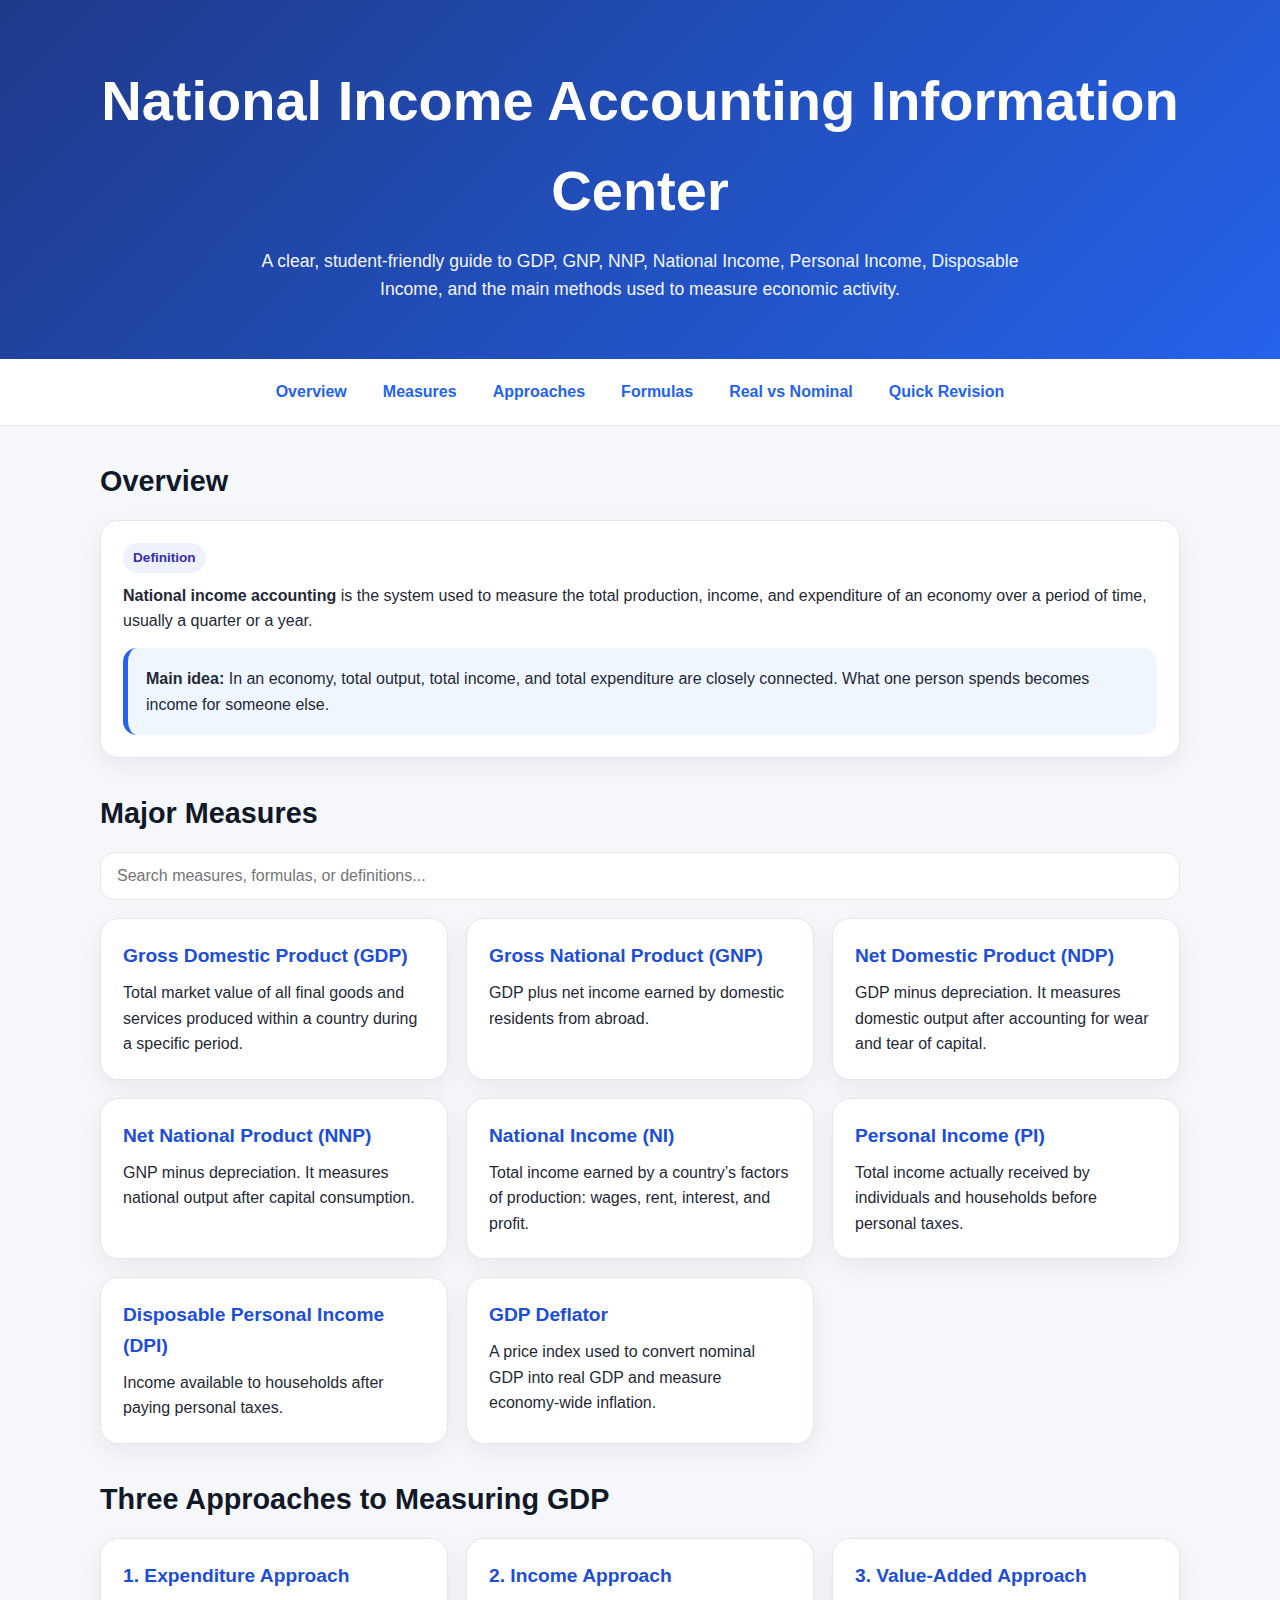
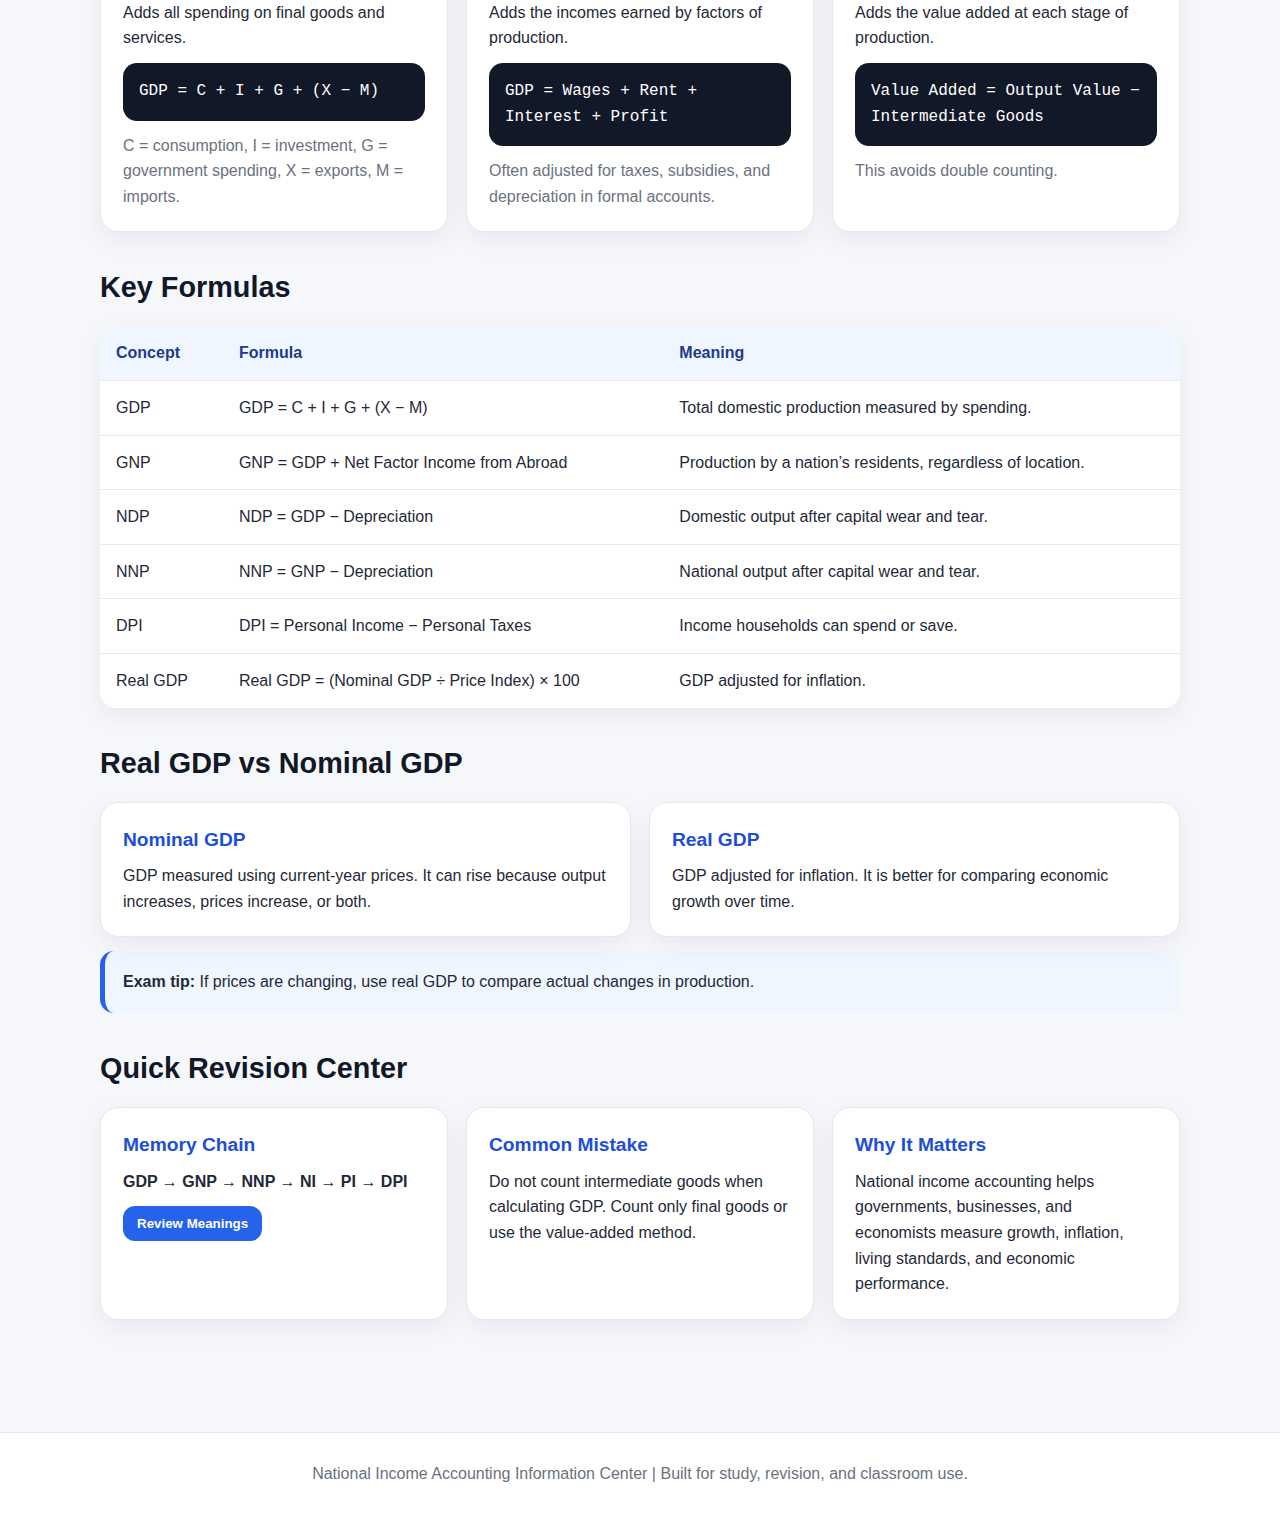
<file: Macro_Economics_Fundamental_Indicators/index.html>
<!DOCTYPE html>
<html lang="en">
<head>
  <meta charset="UTF-8" />
  <meta name="viewport" content="width=device-width, initial-scale=1.0" />
  <title>National Income Accounting Information Center</title>
  <style>
    :root {
      --bg: #f6f7fb;
      --card: #ffffff;
      --text: #1f2937;
      --muted: #6b7280;
      --primary: #2563eb;
      --primary-dark: #1d4ed8;
      --border: #e5e7eb;
      --soft: #eff6ff;
    }

    * {
      box-sizing: border-box;
      margin: 0;
      padding: 0;
    }

    body {
      font-family: Arial, Helvetica, sans-serif;
      background: var(--bg);
      color: var(--text);
      line-height: 1.6;
    }

    header {
      background: linear-gradient(135deg, #1e3a8a, #2563eb);
      color: white;
      padding: 56px 20px;
      text-align: center;
    }

    header h1 {
      font-size: clamp(2rem, 5vw, 3.5rem);
      margin-bottom: 12px;
    }

    header p {
      max-width: 760px;
      margin: 0 auto;
      font-size: 1.1rem;
      opacity: 0.95;
    }

    nav {
      position: sticky;
      top: 0;
      z-index: 10;
      background: white;
      border-bottom: 1px solid var(--border);
      padding: 12px 20px;
      display: flex;
      gap: 12px;
      justify-content: center;
      flex-wrap: wrap;
    }

    nav a {
      color: var(--primary);
      text-decoration: none;
      font-weight: 700;
      padding: 8px 12px;
      border-radius: 999px;
    }

    nav a:hover {
      background: var(--soft);
    }

    main {
      max-width: 1120px;
      margin: 32px auto;
      padding: 0 20px 48px;
    }

    section {
      margin-bottom: 32px;
    }

    .section-title {
      font-size: 1.8rem;
      margin-bottom: 16px;
      color: #111827;
    }

    .grid {
      display: grid;
      grid-template-columns: repeat(auto-fit, minmax(260px, 1fr));
      gap: 18px;
    }

    .card {
      background: var(--card);
      border: 1px solid var(--border);
      border-radius: 18px;
      padding: 22px;
      box-shadow: 0 8px 24px rgba(15, 23, 42, 0.06);
    }

    .card h3 {
      color: var(--primary-dark);
      margin-bottom: 8px;
      font-size: 1.2rem;
    }

    .formula {
      background: #111827;
      color: white;
      padding: 16px;
      border-radius: 14px;
      font-family: "Courier New", monospace;
      margin: 12px 0;
      overflow-x: auto;
    }

    .muted {
      color: var(--muted);
    }

    table {
      width: 100%;
      border-collapse: collapse;
      background: white;
      overflow: hidden;
      border-radius: 16px;
      box-shadow: 0 8px 24px rgba(15, 23, 42, 0.06);
    }

    th, td {
      padding: 14px 16px;
      border-bottom: 1px solid var(--border);
      text-align: left;
      vertical-align: top;
    }

    th {
      background: var(--soft);
      color: #1e3a8a;
    }

    tr:last-child td {
      border-bottom: none;
    }

    .highlight {
      background: var(--soft);
      border-left: 5px solid var(--primary);
      padding: 18px;
      border-radius: 14px;
      margin-top: 14px;
    }

    .search-box {
      width: 100%;
      padding: 14px 16px;
      border: 1px solid var(--border);
      border-radius: 14px;
      font-size: 1rem;
      margin-bottom: 18px;
    }

    .footer {
      text-align: center;
      color: var(--muted);
      padding: 28px 20px;
      border-top: 1px solid var(--border);
      background: white;
    }

    .tag {
      display: inline-block;
      background: #eef2ff;
      color: #3730a3;
      padding: 4px 10px;
      border-radius: 999px;
      font-size: 0.85rem;
      font-weight: 700;
      margin-bottom: 10px;
    }

    button {
      border: none;
      background: var(--primary);
      color: white;
      padding: 10px 14px;
      border-radius: 12px;
      font-weight: 700;
      cursor: pointer;
      margin-top: 12px;
    }

    button:hover {
      background: var(--primary-dark);
    }
  </style>
</head>
<body>
  <header>
    <h1>National Income Accounting Information Center</h1>
    <p>A clear, student-friendly guide to GDP, GNP, NNP, National Income, Personal Income, Disposable Income, and the main methods used to measure economic activity.</p>
  </header>

  <nav>
    <a href="#overview">Overview</a>
    <a href="#measures">Measures</a>
    <a href="#approaches">Approaches</a>
    <a href="#formulas">Formulas</a>
    <a href="#realnominal">Real vs Nominal</a>
    <a href="#revision">Quick Revision</a>
  </nav>

  <main>
    <section id="overview">
      <h2 class="section-title">Overview</h2>
      <div class="card">
        <span class="tag">Definition</span>
        <p><strong>National income accounting</strong> is the system used to measure the total production, income, and expenditure of an economy over a period of time, usually a quarter or a year.</p>
        <div class="highlight">
          <strong>Main idea:</strong> In an economy, total output, total income, and total expenditure are closely connected. What one person spends becomes income for someone else.
        </div>
      </div>
    </section>

    <section id="measures">
      <h2 class="section-title">Major Measures</h2>
      <input class="search-box" id="searchInput" placeholder="Search measures, formulas, or definitions..." onkeyup="filterCards()" />
      <div class="grid" id="cardGrid">
        <div class="card searchable">
          <h3>Gross Domestic Product (GDP)</h3>
          <p>Total market value of all final goods and services produced within a country during a specific period.</p>
        </div>
        <div class="card searchable">
          <h3>Gross National Product (GNP)</h3>
          <p>GDP plus net income earned by domestic residents from abroad.</p>
        </div>
        <div class="card searchable">
          <h3>Net Domestic Product (NDP)</h3>
          <p>GDP minus depreciation. It measures domestic output after accounting for wear and tear of capital.</p>
        </div>
        <div class="card searchable">
          <h3>Net National Product (NNP)</h3>
          <p>GNP minus depreciation. It measures national output after capital consumption.</p>
        </div>
        <div class="card searchable">
          <h3>National Income (NI)</h3>
          <p>Total income earned by a country’s factors of production: wages, rent, interest, and profit.</p>
        </div>
        <div class="card searchable">
          <h3>Personal Income (PI)</h3>
          <p>Total income actually received by individuals and households before personal taxes.</p>
        </div>
        <div class="card searchable">
          <h3>Disposable Personal Income (DPI)</h3>
          <p>Income available to households after paying personal taxes.</p>
        </div>
        <div class="card searchable">
          <h3>GDP Deflator</h3>
          <p>A price index used to convert nominal GDP into real GDP and measure economy-wide inflation.</p>
        </div>
      </div>
    </section>

    <section id="approaches">
      <h2 class="section-title">Three Approaches to Measuring GDP</h2>
      <div class="grid">
        <div class="card searchable">
          <h3>1. Expenditure Approach</h3>
          <p>Adds all spending on final goods and services.</p>
          <div class="formula">GDP = C + I + G + (X − M)</div>
          <p class="muted">C = consumption, I = investment, G = government spending, X = exports, M = imports.</p>
        </div>
        <div class="card searchable">
          <h3>2. Income Approach</h3>
          <p>Adds the incomes earned by factors of production.</p>
          <div class="formula">GDP = Wages + Rent + Interest + Profit</div>
          <p class="muted">Often adjusted for taxes, subsidies, and depreciation in formal accounts.</p>
        </div>
        <div class="card searchable">
          <h3>3. Value-Added Approach</h3>
          <p>Adds the value added at each stage of production.</p>
          <div class="formula">Value Added = Output Value − Intermediate Goods</div>
          <p class="muted">This avoids double counting.</p>
        </div>
      </div>
    </section>

    <section id="formulas">
      <h2 class="section-title">Key Formulas</h2>
      <table>
        <thead>
          <tr>
            <th>Concept</th>
            <th>Formula</th>
            <th>Meaning</th>
          </tr>
        </thead>
        <tbody>
          <tr>
            <td>GDP</td>
            <td>GDP = C + I + G + (X − M)</td>
            <td>Total domestic production measured by spending.</td>
          </tr>
          <tr>
            <td>GNP</td>
            <td>GNP = GDP + Net Factor Income from Abroad</td>
            <td>Production by a nation’s residents, regardless of location.</td>
          </tr>
          <tr>
            <td>NDP</td>
            <td>NDP = GDP − Depreciation</td>
            <td>Domestic output after capital wear and tear.</td>
          </tr>
          <tr>
            <td>NNP</td>
            <td>NNP = GNP − Depreciation</td>
            <td>National output after capital wear and tear.</td>
          </tr>
          <tr>
            <td>DPI</td>
            <td>DPI = Personal Income − Personal Taxes</td>
            <td>Income households can spend or save.</td>
          </tr>
          <tr>
            <td>Real GDP</td>
            <td>Real GDP = (Nominal GDP ÷ Price Index) × 100</td>
            <td>GDP adjusted for inflation.</td>
          </tr>
        </tbody>
      </table>
    </section>

    <section id="realnominal">
      <h2 class="section-title">Real GDP vs Nominal GDP</h2>
      <div class="grid">
        <div class="card searchable">
          <h3>Nominal GDP</h3>
          <p>GDP measured using current-year prices. It can rise because output increases, prices increase, or both.</p>
        </div>
        <div class="card searchable">
          <h3>Real GDP</h3>
          <p>GDP adjusted for inflation. It is better for comparing economic growth over time.</p>
        </div>
      </div>
      <div class="highlight">
        <strong>Exam tip:</strong> If prices are changing, use real GDP to compare actual changes in production.
      </div>
    </section>

    <section id="revision">
      <h2 class="section-title">Quick Revision Center</h2>
      <div class="grid">
        <div class="card">
          <h3>Memory Chain</h3>
          <p><strong>GDP → GNP → NNP → NI → PI → DPI</strong></p>
          <button onclick="alert('GDP: domestic output\nGNP: national output\nNNP: GNP minus depreciation\nNI: factor income\nPI: household income received\nDPI: income after taxes')">Review Meanings</button>
        </div>
        <div class="card">
          <h3>Common Mistake</h3>
          <p>Do not count intermediate goods when calculating GDP. Count only final goods or use the value-added method.</p>
        </div>
        <div class="card">
          <h3>Why It Matters</h3>
          <p>National income accounting helps governments, businesses, and economists measure growth, inflation, living standards, and economic performance.</p>
        </div>
      </div>
    </section>
  </main>

  <footer class="footer">
    <p>National Income Accounting Information Center | Built for study, revision, and classroom use.</p>
  </footer>

  <script>
    function filterCards() {
      const input = document.getElementById('searchInput').value.toLowerCase();
      const cards = document.querySelectorAll('.searchable');

      cards.forEach(card => {
        const text = card.innerText.toLowerCase();
        card.style.display = text.includes(input) ? 'block' : 'none';
      });
    }
  </script>
</body>
</html>
</file>
